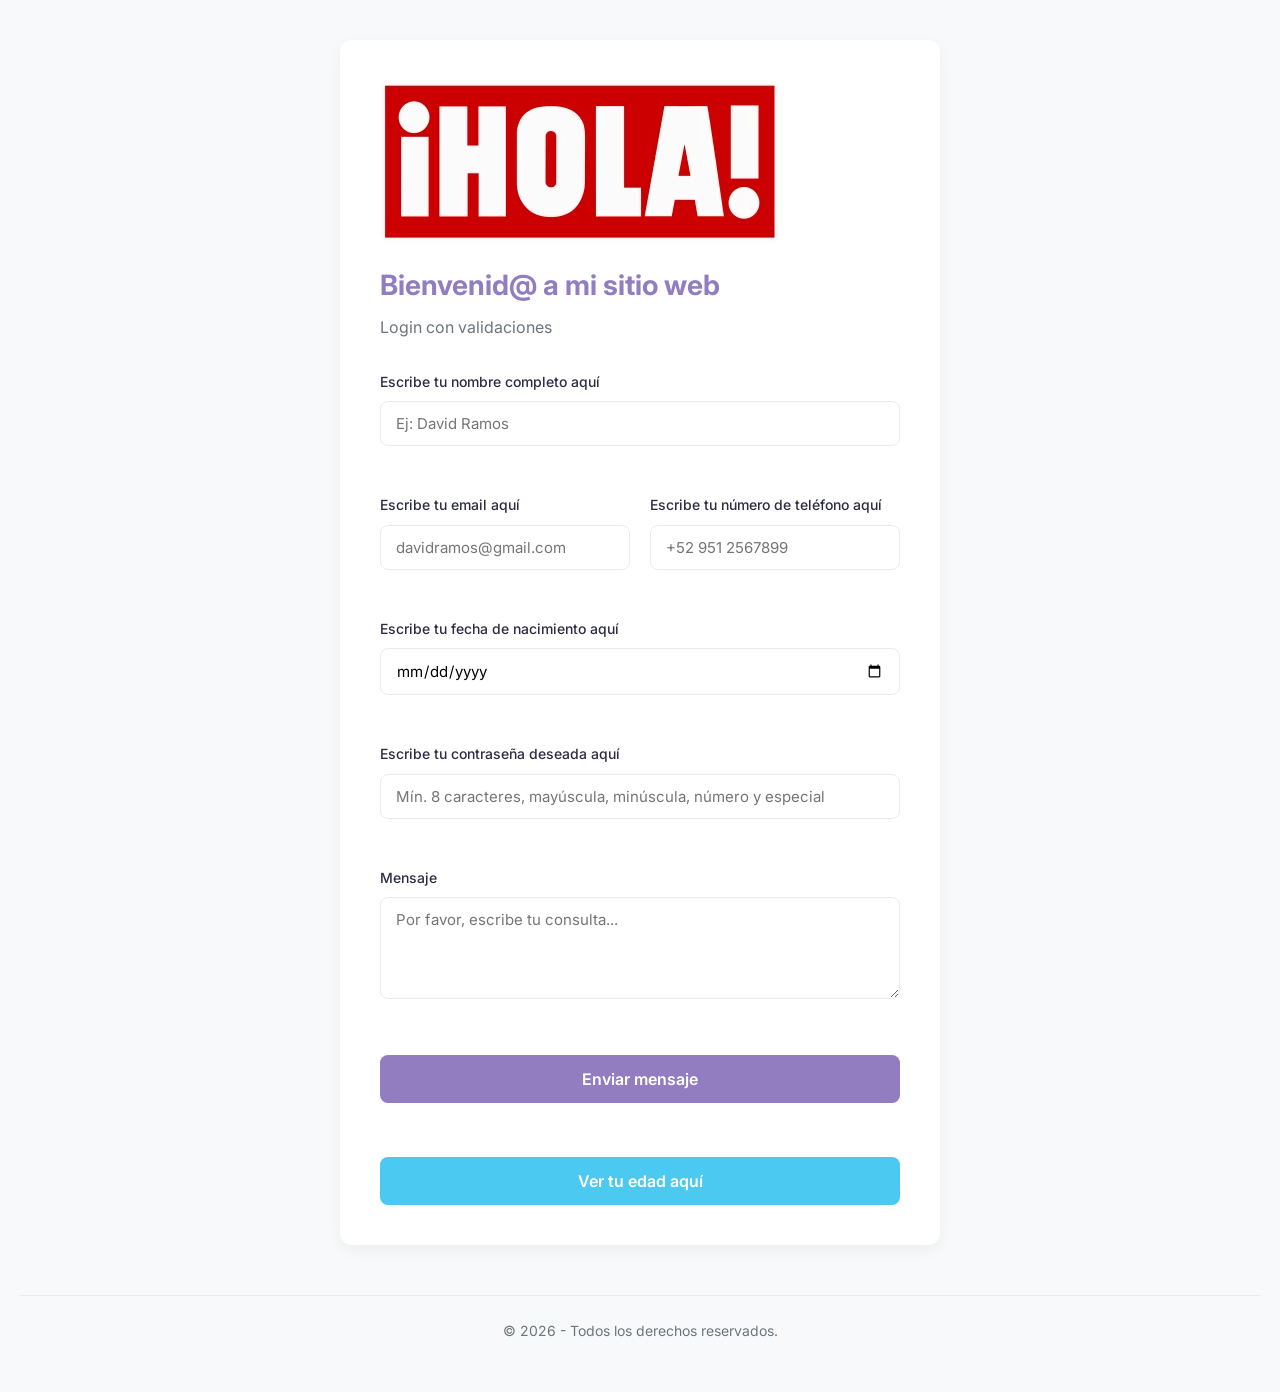
<file: index.html>
<!DOCTYPE html>
<html>
<head>
    <meta http-equiv="refresh" content="0; url=login.html" />
</head>
<body>
    <a href="login.html">Ir al login</a>
    <script>window.location.href = "login.html";</script>
</body>
</html>
</file>
<file: css/styles.css>
:root {
    --color-primario: #927dc1;
    --color-secundario: #4CC9F0;
    --color-fondo: #F8F9FA;
    --color-texto: #2B2D42;
    --color-borde: #E9ECEF;
}

* {
    margin: 0;
    padding: 0;
    box-sizing: border-box;
}

body {
    font-family: 'Inter', sans-serif;
    background-color: var(--color-fondo);
    color: var(--color-texto);
    line-height: 1.6;
    padding: 40px 20px;
    min-height: 100vh;
    display: flex;
    flex-direction: column;
}

.contenedor-formulario {
    max-width: 600px;
    margin: 0 auto 30px;
    background: white;
    padding: 40px;
    border-radius: 12px;
    box-shadow: 0 5px 15px rgba(0, 0, 0, 0.05);
    flex: 1;
}

h1 {
    font-size: 28px;
    color: var(--color-primario);
    margin-bottom: 8px;
}

.subtítulo {
    color: #6C757D;
    margin-bottom: 30px;
    font-size: 16px;
}

.grupo-formulario {
    margin-bottom: 20px;
}

label {
    display: block;
    margin-bottom: 8px;
    font-weight: 500;
    font-size: 14px;
}

label span {
    font-weight: 400;
    color: #6C757D;
    font-size: 13px;
}

input,
textarea {
    width: 100%;
    padding: 12px 15px;
    border: 1px solid var(--color-borde);
    border-radius: 8px;
    transition: all 0.3s;
    font-family: 'Inter', sans-serif;
    font-size: 15px;
}

input:focus,
textarea:focus {
    border-color: var(--color-secundario);
    outline: none;
    box-shadow: 0 0 0 3px rgba(76, 201, 240, 0.2);
}

.grupo-doble {
    display: grid;
    grid-template-columns: 1fr 1fr;
    gap: 20px;
}

.boton-enviar {
    background-color: var(--color-primario);
    color: white;
    border: none;
    padding: 14px 24px;
    border-radius: 8px;
    font-weight: 600;
    cursor: pointer;
    transition: background 0.3s;
    display: flex;
    justify-content: center;
    align-items: center;
    font-size: 16px;
    width: 100%;
    font-family: 'Inter', sans-serif;
}

.boton-enviar:hover {
    background-color: #2a0880;
}

.mensaje-error {
    color: #d9534f;
    font-size: 14px;
    margin-top: 6px;
    min-height: 22px;
}

.modal-overlay {
    display: none;
    position: fixed;
    top: 0;
    left: 0;
    width: 100%;
    height: 100%;
    background: rgba(0, 0, 0, 0.5);
    justify-content: center;
    align-items: center;
    z-index: 999;
    padding: 20px;
}

.modal-overlay.activo {
    display: flex;
}

.modal-contenido {
    background: white;
    max-width: 440px;
    width: 100%;
    padding: 40px 32px 32px;
    border-radius: 16px;
    box-shadow: 0 20px 60px rgba(0, 0, 0, 0.3);
    text-align: center;
    position: relative;
    animation: modalEntrada 0.3s ease;
}

@keyframes modalEntrada {
    from {
        transform: scale(0.92) translateY(20px);
        opacity: 0;
    }
    to {
        transform: scale(1) translateY(0);
        opacity: 1;
    }
}

.modal-contenido .icono-edad {
    font-size: 48px;
    margin-bottom: 8px;
    display: block;
}

.modal-contenido h2 {
    font-size: 24px;
    color: var(--color-primario);
    margin-bottom: 6px;
}

.modal-contenido .edad-resultado {
    font-size: 52px;
    font-weight: 700;
    color: var(--color-texto);
    margin: 12px 0 4px;
    letter-spacing: -1px;
}

.modal-contenido .edad-etiqueta {
    color: #6C757D;
    font-size: 16px;
    margin-bottom: 20px;
}

.modal-contenido .btn-cerrar-modal {
    background: var(--color-borde);
    border: none;
    padding: 10px 28px;
    border-radius: 8px;
    font-weight: 600;
    font-size: 15px;
    cursor: pointer;
    color: var(--color-texto);
    transition: background 0.2s;
    font-family: 'Inter', sans-serif;
}

.modal-contenido .btn-cerrar-modal:hover {
    background: #d0d4d9;
}

footer {
    text-align: center;
    padding: 24px 20px 10px;
    font-size: 14px;
    color: #6C757D;
    border-top: 1px solid var(--color-borde);
    margin-top: 20px;
}

footer p {
    margin: 0;
}

@media (max-width: 600px) {
    body {
        padding: 20px 12px;
    }

    .contenedor-formulario {
        padding: 24px 18px;
    }

    .grupo-doble {
        grid-template-columns: 1fr;
        gap: 0;
    }

    h1 {
        font-size: 24px;
    }

    .modal-contenido {
        padding: 30px 20px 24px;
    }

    .modal-contenido .edad-resultado {
        font-size: 40px;
    }

    .boton-enviar {
        padding: 12px 18px;
        font-size: 15px;
    }
}

.texto-centrado {
    text-align: center;
}

.mt-12 {
    margin-top: 12px;
}

.mb-8 {
    margin-bottom: 8px;
}

.campo-valido {
    border-color: #28a745 !important;
}

.campo-invalido {
    border-color: #d9534f !important;
}
</file>
